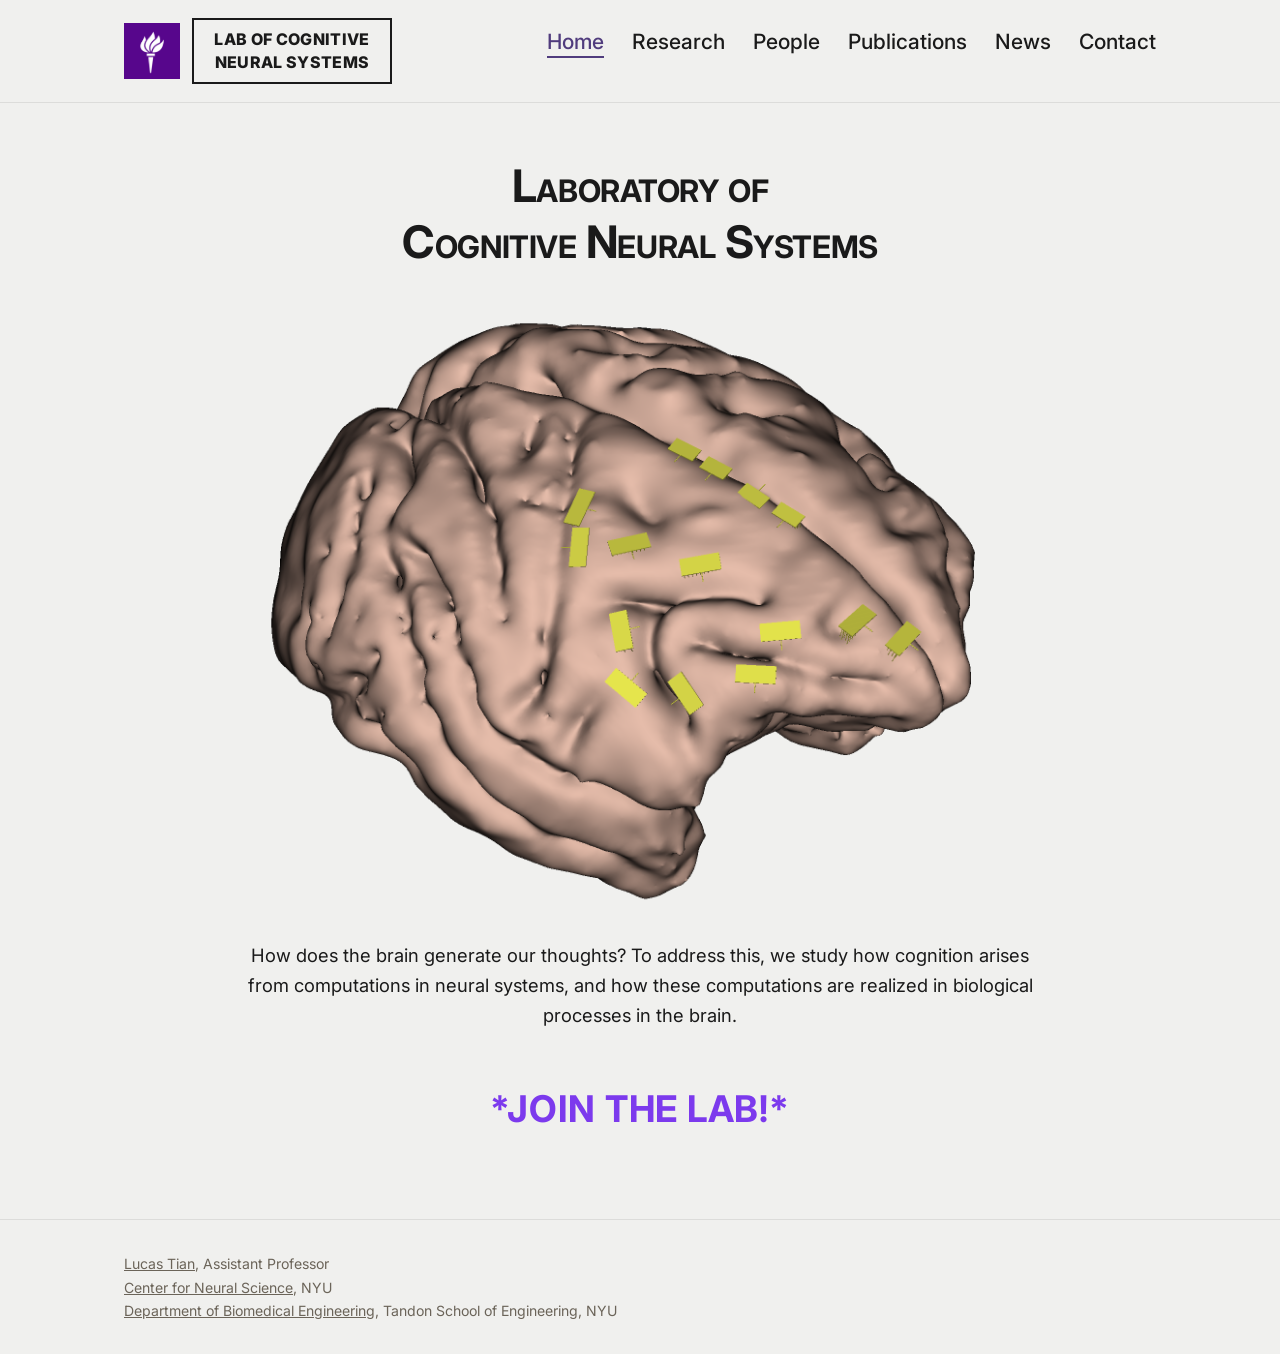
<file: index.html>
<!DOCTYPE html>
<html lang="en">
<head>
  <meta charset="UTF-8">
  <meta name="viewport" content="width=device-width, initial-scale=1.0">
  <title>Lucas Tian | Laboratory of Cognitive Neural Systems | NYU</title>
  <meta name="description" content="The lab of Lucas Tian at NYU, studying the neural basis of learning, abstraction, and generalization.">
  <link rel="canonical" href="https://tianlabnyu.org/">
  <meta property="og:type" content="website">
  <meta property="og:site_name" content="Laboratory of Cognitive Neural Systems">
  <meta property="og:title" content="Lucas Tian | Laboratory of Cognitive Neural Systems | NYU">
  <meta property="og:description" content="The lab of Lucas Tian at NYU, studying the neural basis of learning, abstraction, and generalization.">
  <meta property="og:url" content="https://tianlabnyu.org/">
  <meta property="og:image" content="https://tianlabnyu.org/images/hero.png">
  <meta name="twitter:card" content="summary_large_image">
  <link rel="preconnect" href="https://fonts.googleapis.com">
  <link href="https://fonts.googleapis.com/css2?family=Inter:wght@400;500;600;700;800&display=swap" rel="stylesheet">
  <link rel="stylesheet" href="css/style.css">
  <script type="application/ld+json">
  {
    "@context": "https://schema.org",
    "@graph": [
      {
        "@type": "Person",
        "@id": "https://tianlabnyu.org/#lucas-tian",
        "name": "Lucas Tian",
        "givenName": "Lucas",
        "familyName": "Tian",
        "jobTitle": "Principal Investigator",
        "url": "https://tianlabnyu.org/people.html",
        "image": "https://tianlabnyu.org/images/lucas-tian.jpg",
        "email": "mailto:lucas.tian@nyu.edu",
        "sameAs": [
          "https://scholar.google.com/citations?user=_gQ9qLQAAAAJ&hl=en"
        ],
        "affiliation": {
          "@type": "CollegeOrUniversity",
          "name": "New York University"
        },
        "worksFor": { "@id": "https://tianlabnyu.org/#lab" }
      },
      {
        "@type": "Organization",
        "@id": "https://tianlabnyu.org/#lab",
        "name": "Laboratory of Cognitive Neural Systems",
        "alternateName": "Tian Lab",
        "url": "https://tianlabnyu.org/",
        "image": "https://tianlabnyu.org/images/hero.png",
        "description": "A neuroscience laboratory at NYU headed by Lucas Tian",
        "founder": { "@id": "https://tianlabnyu.org/#lucas-tian" },
        "member": { "@id": "https://tianlabnyu.org/#lucas-tian" },
        "parentOrganization": {
          "@type": "CollegeOrUniversity",
          "name": "New York University"
        },
        "address": {
          "@type": "PostalAddress",
          "streetAddress": "4 Washington Place",
          "addressLocality": "New York",
          "addressRegion": "NY",
          "postalCode": "10003",
          "addressCountry": "US"
        }
      }
    ]
  }
  </script>
</head>
<body>
  <header class="site-header">
    <div class="nav-wrap">
      <div class="brand-group">
        <a class="nyu-logo-link" href="https://www.nyu.edu" target="_blank" rel="noopener"><img src="images/nyu-logo.png" alt="NYU logo" class="nyu-logo"></a>
        <a class="brand" href="index.html">LAB OF COGNITIVE<br>NEURAL SYSTEMS</a>
      </div>
      <button class="nav-toggle" aria-label="Toggle navigation">☰</button>
      <ul class="nav-links">
        <li><a href="index.html" aria-current="page">Home</a></li>
        <li><a href="research.html">Research</a></li>
        <li><a href="people.html">People</a></li>
        <li><a href="publications.html">Publications</a></li>
        <li><a href="news.html">News</a></li>
        <li><a href="join.html">Contact</a></li>
      </ul>
    </div>
  </header>

  <main>
    <section class="hero">
      <div class="container">
        <h1>Laboratory of<br>Cognitive Neural Systems</h1>
        <!-- <p class="hero-subtitle">Lucas Tian, Principal Investigator</p> -->

        <div class="hero-visual">
          <img src="images/hero.png" alt="Rendering of a human brain with electrode arrays placed across frontal, parietal, and temporal cortex">
        </div>

        <div class="hero-text">
          <p>How does the brain generate our thoughts? To address this, we study how cognition arises from computations in neural systems, and how these computations are realized in biological processes in the brain.</p>

<!--           <p>We develop hypotheses for specific cognitive algorithms, formalize them in computer models, and empirically test them using neural recordings and circuit perturbations during performance of challenging tasks.</p>
 -->        </div>

        <p class="join-cta"><a href="join.html">*Join the lab!*</a></p>
      </div>
    </section>
  </main>

  <footer class="site-footer">
    <div class="container">
      <div><a href="https://as.nyu.edu/departments/cns/people/faculty.lucas-tian.html" target="_blank" rel="noopener">Lucas Tian</a>, Assistant Professor<br><a href="https://as.nyu.edu/cns.html" target="_blank" rel="noopener">Center for Neural Science</a>, NYU<br><a href="https://engineering.nyu.edu/academics/departments/biomedical-engineering" target="_blank" rel="noopener">Department of Biomedical Engineering</a>, Tandon School of Engineering, NYU</div>
    </div>
  </footer>

  <script src="js/main.js"></script>
</body>
</html>
</file>
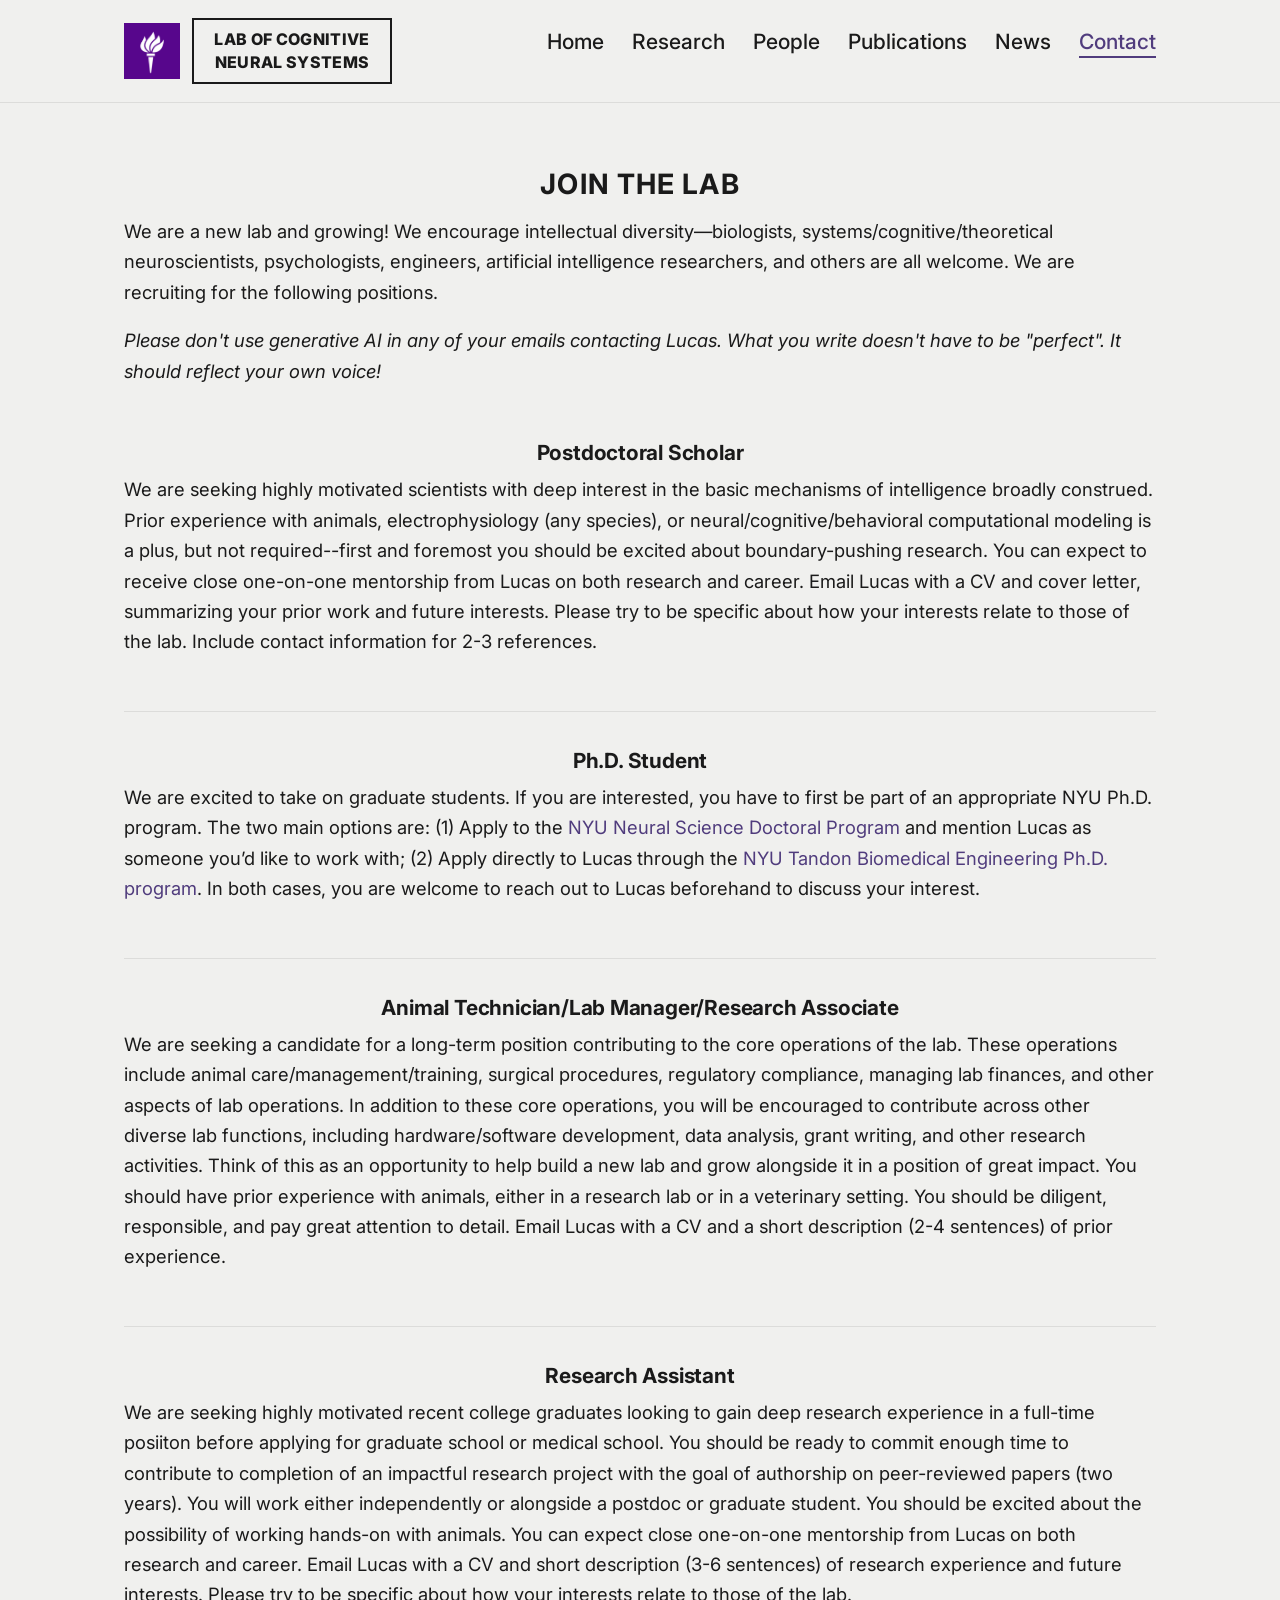
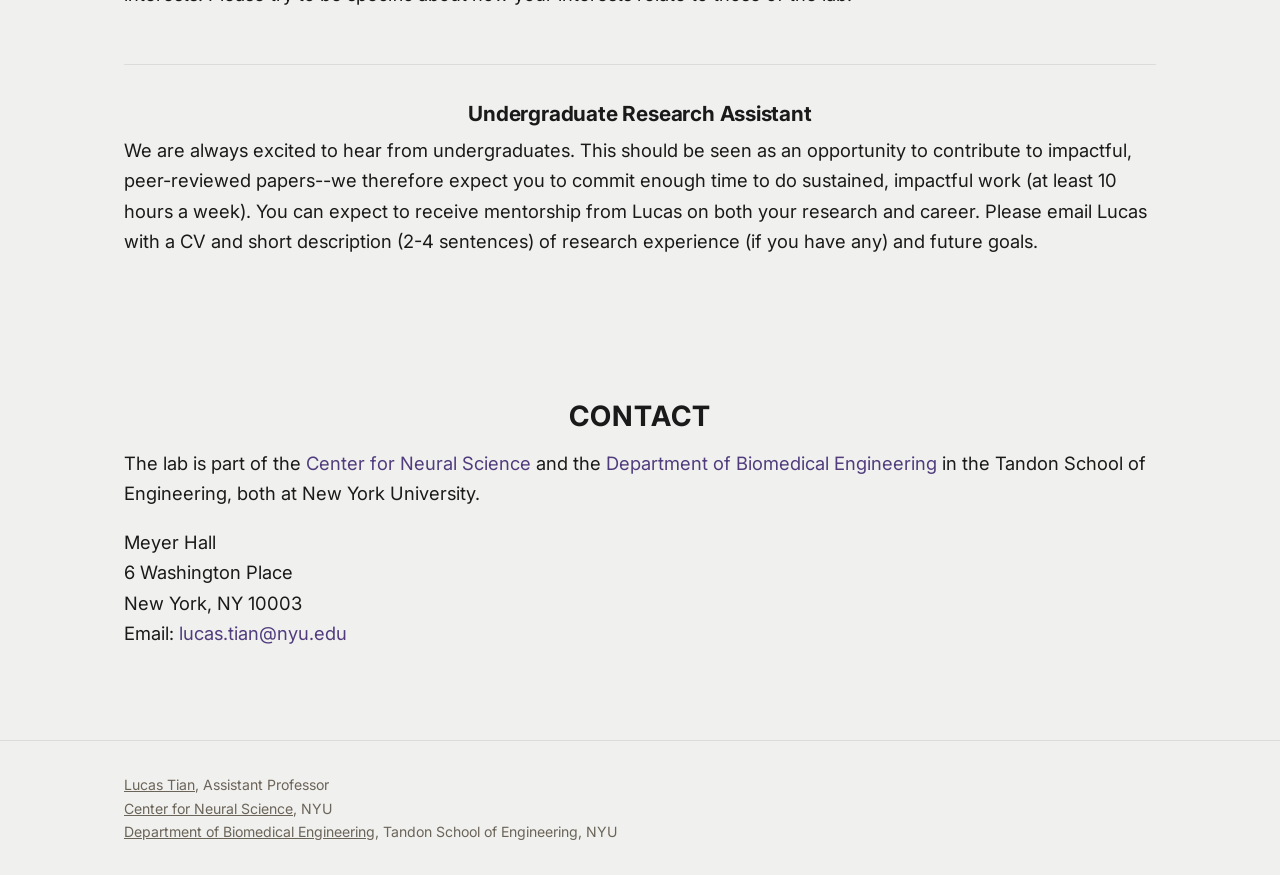
<file: join.html>
<!DOCTYPE html>
<html lang="en">
<head>
  <meta charset="UTF-8">
  <meta name="viewport" content="width=device-width, initial-scale=1.0">
  <title>Contact — Tian Lab</title>
  <meta name="description" content="The Tian Lab at NYU is recruiting postdocs, graduate students, and research assistants. Contact details and how to apply.">
  <link rel="canonical" href="https://tianlabnyu.org/join.html">
  <meta property="og:type" content="website">
  <meta property="og:site_name" content="Laboratory of Cognitive Neural Systems">
  <meta property="og:title" content="Contact — Tian Lab">
  <meta property="og:description" content="The Tian Lab at NYU is recruiting postdocs, graduate students, and research assistants. Contact details and how to apply.">
  <meta property="og:url" content="https://tianlabnyu.org/join.html">
  <meta property="og:image" content="https://tianlabnyu.org/images/hero.png">
  <meta name="twitter:card" content="summary_large_image">
  <link rel="preconnect" href="https://fonts.googleapis.com">
  <link href="https://fonts.googleapis.com/css2?family=Inter:wght@400;500;600;700;800&display=swap" rel="stylesheet">
  <link rel="stylesheet" href="css/style.css">
</head>
<body>
  <header class="site-header">
    <div class="nav-wrap">
      <div class="brand-group">
        <a class="nyu-logo-link" href="https://www.nyu.edu" target="_blank" rel="noopener"><img src="images/nyu-logo.png" alt="NYU logo" class="nyu-logo"></a>
        <a class="brand" href="index.html">LAB OF COGNITIVE<br>NEURAL SYSTEMS</a>
      </div>
      <button class="nav-toggle" aria-label="Toggle navigation">☰</button>
      <ul class="nav-links">
        <li><a href="index.html">Home</a></li>
        <li><a href="research.html">Research</a></li>
        <li><a href="people.html">People</a></li>
        <li><a href="publications.html">Publications</a></li>
        <li><a href="news.html">News</a></li>
        <li><a href="join.html" aria-current="page">Contact</a></li>
      </ul>
    </div>
  </header>

  <main>
    <section class="overview" style="padding-bottom: 1rem;">
<!--       <div class="container">
        <h1>We are recruiting!</h1>
        <p>We are a new lab and growing! We encourage intellectual diversity—biologists, systems/cognitive/theoretical neuroscientists, psychologists, engineers, artificial intelligence researchers, and others are all welcome. We are recruiting for the following positions:</p>
      </div>
 -->    </section>

    <section style="padding-top: 0;">
      <div class="container">
        <h2 class="section-title">Join the lab</h2>

        <p>We are a new lab and growing! We encourage intellectual diversity—biologists, systems/cognitive/theoretical neuroscientists, psychologists, engineers, artificial intelligence researchers, and others are all welcome. We are recruiting for the following positions.</p>
        <p><em>Please don't use generative AI in any of your emails contacting Lucas. What you write doesn't have to be "perfect". It should reflect your own voice!</em></p>

        <div class="join-section sub">
          <h3>Postdoctoral Scholar</h3>
          <p>We are seeking highly motivated scientists with deep interest in the basic mechanisms of intelligence broadly construed. Prior experience with animals, electrophysiology (any species), or neural/cognitive/behavioral computational modeling is a plus, but not required--first and foremost you should be excited about boundary-pushing research. You can expect to receive close one-on-one mentorship from Lucas on both research and career. Email Lucas with a CV and cover letter, summarizing your prior work and future interests. Please try to be specific about how your interests relate to those of the lab. Include contact information for 2-3 references.</p>
        </div>

        <div class="join-section sub">
          <h3>Ph.D. Student</h3>
          <p>We are excited to take on graduate students. If you are interested, you have to first be part of an appropriate NYU Ph.D. program. The two main options are: (1) Apply to the <a href="https://neuroscience.nyu.edu/" target="_blank" rel="noopener">NYU Neural Science Doctoral Program</a> and mention Lucas as someone you’d like to work with; (2) Apply directly to Lucas through the <a href="https://engineering.nyu.edu/academics/programs/biomedical-engineering-phd" target="_blank" rel="noopener">NYU Tandon Biomedical Engineering Ph.D. program</a>. In both cases, you are welcome to reach out to Lucas beforehand to discuss your interest.</p>
        </div>

        <div class="join-section sub">
          <h3>Animal Technician/Lab Manager/Research Associate</h3>
          <p>We are seeking a candidate for a long-term position contributing to the core operations of the lab. These operations include animal care/management/training, surgical procedures, regulatory compliance, managing lab finances, and other aspects of lab operations. In addition to these core operations, you will be encouraged to contribute across other diverse lab functions, including hardware/software development, data analysis, grant writing, and other research activities. Think of this as an opportunity to help build a new lab and grow alongside it in a position of great impact. You should have prior experience with animals, either in a research lab or in a veterinary setting. You should be diligent, responsible, and pay great attention to detail. Email Lucas with a CV and a short description (2-4 sentences) of prior experience.</p>
        </div>

        <div class="join-section sub">
          <h3>Research Assistant</h3>
          <p>We are seeking highly motivated recent college graduates looking to gain deep research experience in a full-time posiiton before applying for graduate school or medical school. You should be ready to commit enough time to contribute to completion of an impactful research project with the goal of authorship on peer-reviewed papers (two years). You will work either independently or alongside a postdoc or graduate student. You should be excited about the possibility of working hands-on with animals. You can expect close one-on-one mentorship from Lucas on both research and career. Email Lucas with a CV and short description (3-6 sentences) of research experience and future interests. Please try to be specific about how your interests relate to those of the lab.</p>
        </div>

        <div class="join-section sub">
          <h3>Undergraduate Research Assistant</h3>
          <p>We are always excited to hear from undergraduates. This should be seen as an opportunity to contribute to impactful, peer-reviewed papers--we therefore expect you to commit enough time to do sustained, impactful work (at least 10 hours a week). You can expect to receive mentorship from Lucas on both your research and career. Please email Lucas with a CV and short description (2-4 sentences) of research experience (if you have any) and future goals.</p>
        </div>

<!--         <div class="join-section">
          <h3>Contact</h3>
          <p>Lucas Tian<br>
          Email: <a href="mailto:lucas.tian@nyu.edu">lucas.tian@nyu.edu</a></p>
        </div>
 -->
      </div>
    </section>

    <section>
      <div class="container">
        <h2 class="section-title">Contact</h2>
        <p>The lab is part of the <a href="https://as.nyu.edu/cns.html" target="_blank" rel="noopener">Center for Neural Science</a> and the <a href="https://engineering.nyu.edu/academics/departments/biomedical-engineering" target="_blank" rel="noopener">Department of Biomedical Engineering</a> in the Tandon School of Engineering, both at New York University.</p>

        <p style="margin-bottom: 0;">
          Meyer Hall<br>
          6 Washington Place<br>
          New York, NY 10003<br>
          Email: <a href="mailto:lucas.tian@nyu.edu">lucas.tian@nyu.edu</a></p>
      </div>
    </section>
  </main>

  <footer class="site-footer">
    <div class="container">
      <div><a href="https://as.nyu.edu/departments/cns/people/faculty.lucas-tian.html" target="_blank" rel="noopener">Lucas Tian</a>, Assistant Professor<br><a href="https://as.nyu.edu/cns.html" target="_blank" rel="noopener">Center for Neural Science</a>, NYU<br><a href="https://engineering.nyu.edu/academics/departments/biomedical-engineering" target="_blank" rel="noopener">Department of Biomedical Engineering</a>, Tandon School of Engineering, NYU</div>
    </div>
  </footer>

  <script src="js/main.js"></script>
</body>
</html>
</file>
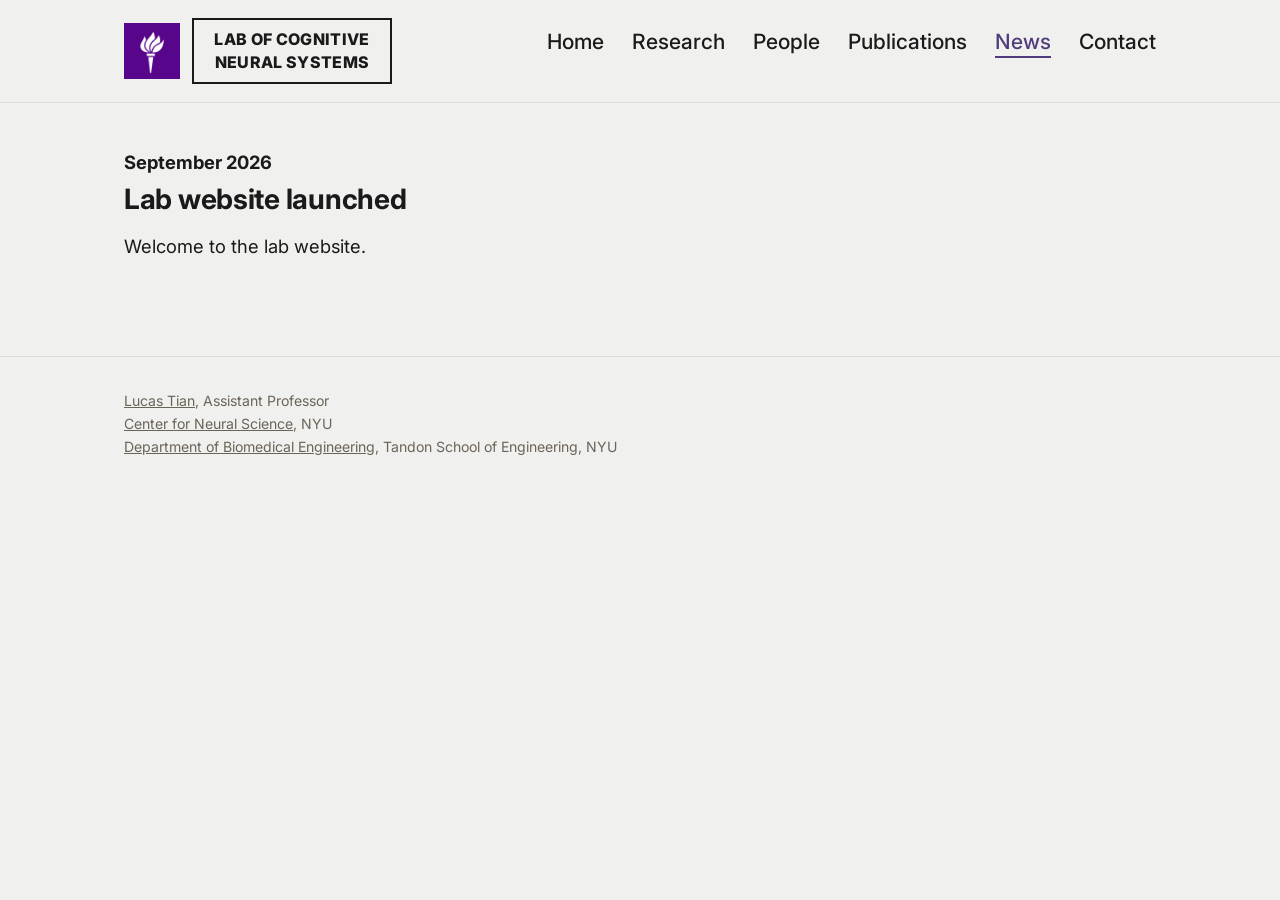
<file: news.html>
<!DOCTYPE html>
<html lang="en">
<head>
  <meta charset="UTF-8">
  <meta name="viewport" content="width=device-width, initial-scale=1.0">
  <title>News — Tian Lab</title>
  <meta name="description" content="Updates from the lab of Lucas Tian at NYU.">
  <link rel="canonical" href="https://tianlabnyu.org/news.html">
  <meta property="og:type" content="website">
  <meta property="og:site_name" content="Laboratory of Cognitive Neural Systems">
  <meta property="og:title" content="News — Tian Lab">
  <meta property="og:description" content="Updates from the lab of Lucas Tian at NYU.">
  <meta property="og:url" content="https://tianlabnyu.org/news.html">
  <meta property="og:image" content="https://tianlabnyu.org/images/hero.png">
  <meta name="twitter:card" content="summary_large_image">
  <link rel="preconnect" href="https://fonts.googleapis.com">
  <link href="https://fonts.googleapis.com/css2?family=Inter:wght@400;500;600;700;800&display=swap" rel="stylesheet">
  <link rel="stylesheet" href="css/style.css">
</head>
<body>
  <header class="site-header">
    <div class="nav-wrap">
      <div class="brand-group">
        <a class="nyu-logo-link" href="https://www.nyu.edu" target="_blank" rel="noopener"><img src="images/nyu-logo.png" alt="NYU logo" class="nyu-logo"></a>
        <a class="brand" href="index.html">LAB OF COGNITIVE<br>NEURAL SYSTEMS</a>
      </div>
      <button class="nav-toggle" aria-label="Toggle navigation">☰</button>
      <ul class="nav-links">
        <li><a href="index.html">Home</a></li>
        <li><a href="research.html">Research</a></li>
        <li><a href="people.html">People</a></li>
        <li><a href="publications.html">Publications</a></li>
        <li><a href="news.html" aria-current="page">News</a></li>
        <li><a href="join.html">Contact</a></li>
      </ul>
    </div>
  </header>

  <main>
    <section style="padding-bottom: 0;">
      <div class="container">
        <div class="news-item">
          <div class="news-date">September 2026</div>
          <h3>Lab website launched</h3>
          <p>Welcome to the lab website.</p>
        </div>
      </div>
    </section>
  </main>


  <footer class="site-footer">
    <div class="container">
      <div><a href="https://as.nyu.edu/departments/cns/people/faculty.lucas-tian.html" target="_blank" rel="noopener">Lucas Tian</a>, Assistant Professor<br><a href="https://as.nyu.edu/cns.html" target="_blank" rel="noopener">Center for Neural Science</a>, NYU<br><a href="https://engineering.nyu.edu/academics/departments/biomedical-engineering" target="_blank" rel="noopener">Department of Biomedical Engineering</a>, Tandon School of Engineering, NYU</div>
    </div>
  </footer>

  <script src="js/main.js"></script>
</body>
</html>
</file>
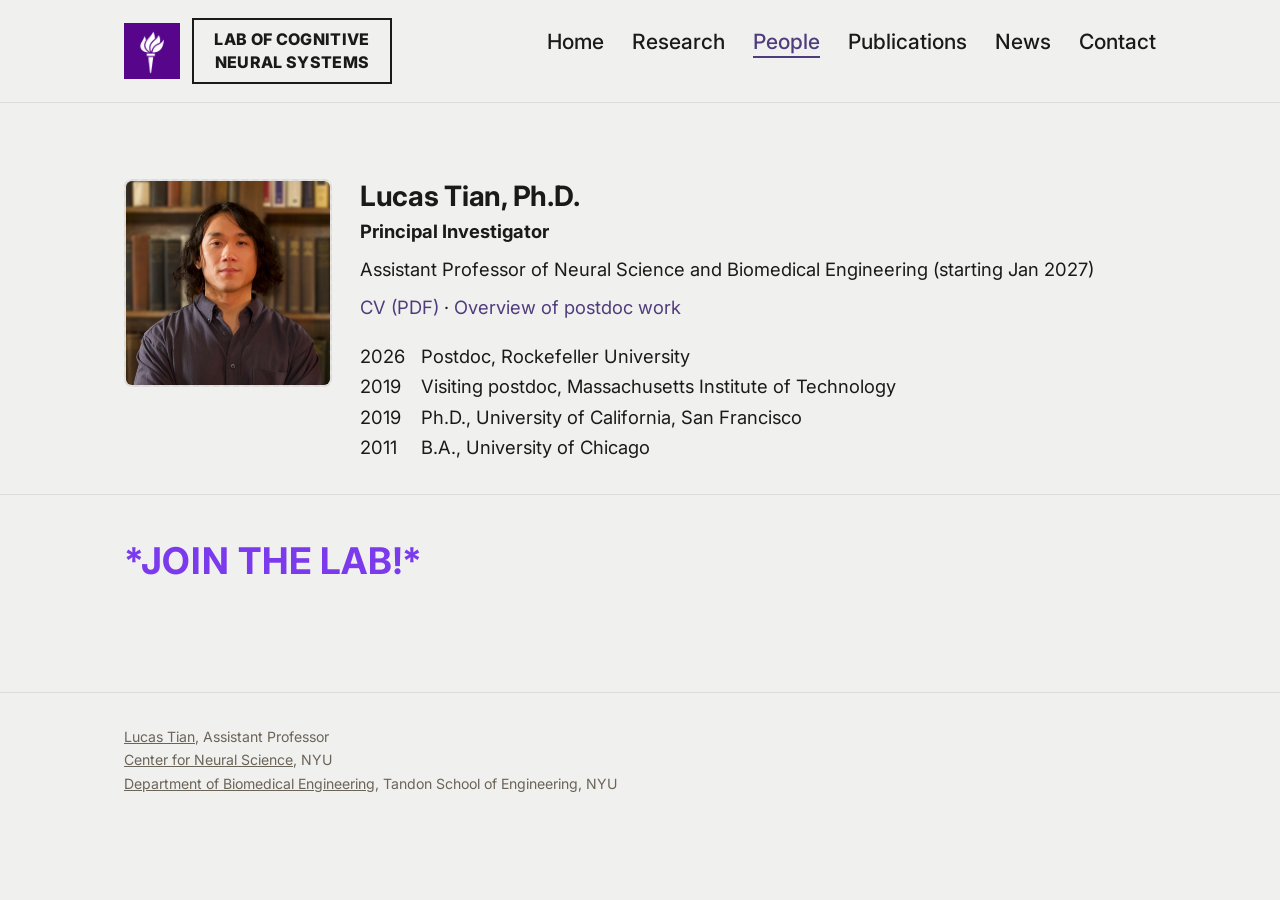
<file: people.html>
<!DOCTYPE html>
<html lang="en">
<head>
  <meta charset="UTF-8">
  <meta name="viewport" content="width=device-width, initial-scale=1.0">
  <title>People — Tian Lab</title>
  <meta name="description" content="The members of the Tian lab at NYU.">
  <link rel="canonical" href="https://tianlabnyu.org/people.html">
  <meta property="og:type" content="website">
  <meta property="og:site_name" content="Laboratory of Cognitive Neural Systems">
  <meta property="og:title" content="People — Tian Lab">
  <meta property="og:description" content="The members of the Tian lab at NYU.">
  <meta property="og:url" content="https://tianlabnyu.org/people.html">
  <meta property="og:image" content="https://tianlabnyu.org/images/hero.png">
  <meta name="twitter:card" content="summary_large_image">
  <link rel="preconnect" href="https://fonts.googleapis.com">
  <link href="https://fonts.googleapis.com/css2?family=Inter:wght@400;500;600;700;800&display=swap" rel="stylesheet">
  <link rel="stylesheet" href="css/style.css">
</head>
<body>
  <header class="site-header">
    <div class="nav-wrap">
      <div class="brand-group">
        <a class="nyu-logo-link" href="https://www.nyu.edu" target="_blank" rel="noopener"><img src="images/nyu-logo.png" alt="NYU logo" class="nyu-logo"></a>
        <a class="brand" href="index.html">LAB OF COGNITIVE<br>NEURAL SYSTEMS</a>
      </div>
      <button class="nav-toggle" aria-label="Toggle navigation">☰</button>
      <ul class="nav-links">
        <li><a href="index.html">Home</a></li>
        <li><a href="research.html">Research</a></li>
        <li><a href="people.html" aria-current="page">People</a></li>
        <li><a href="publications.html">Publications</a></li>
        <li><a href="news.html">News</a></li>
        <li><a href="join.html">Contact</a></li>
      </ul>
    </div>
  </header>

  <main>
    <section style="padding-bottom: 0;">
      <div class="container">
        <div class="person">
          <!-- Replace with your photo: <img src="images/lucas-tian.jpg" alt="Lucas Tian"> -->
          <div class="person-photo"><img src="images/lucas-tian.jpg" alt="Lucas Tian"></div>
          <div class="person-body">
            <h3>Lucas Tian, Ph.D.</h3>
            <div class="person-role">Principal Investigator</div>
            <div class="person-role">Assistant Professor of Neural Science and Biomedical Engineering (starting Jan 2027)</div>
<!--             <p>Lucas studies the neural basis of intelligence, focusing on how neural systems learn and generalize by representing the world's abstract, compositional structure and reorganizing it to solve novel problems. His approach hypothesizes specific underlying cognitive algorithms, and tests them using neural recordings, circuit perturbation, behavior (in cognitive-motor tasks requiring novel problem solving), and computational modeling. He earned his B.A. in 2011 from the University of Chicago, his Ph.D. in 2019 with Michael Brainard at UCSF, and is currently a postdoctoral fellow with <a href="https://freiwaldlab.rockefeller.edu" target="_blank" rel="noopener">Winrich Freiwald</a> at The Rockefeller University. In his free time he likes to ride his motorcycle through the winding roads of upstate New York.</p>
 -->            <p class="person-links"><a href="files/TianCV.pdf" target="_blank" rel="noopener">CV (PDF)</a> · <a href="https://lucast4.github.io/" target="_blank" rel="noopener">Overview of postdoc work</a></p>
            <!-- <h4 class="person-subhead">Education</h4> -->
            <ul class="person-edu">
              <li><span>2026</span> Postdoc, Rockefeller University</li>
              <li><span>2019</span> Visiting postdoc, Massachusetts Institute of Technology</li>
              <li><span>2019</span> Ph.D., University of California, San Francisco</li>
              <li><span>2011</span> B.A., University of Chicago</li>
            </ul>
<!--             <p>Lucas Tian earned his B.A. in 2011 from the University of Chicago, his Ph.D. in 2019 with Michael Brainard at UCSF, and is currently a postdoctoral fellow with Winrich Freiwald at The Rockefeller University. He is the recipient of the 2026 Tri-Institutional Breakout Prize for Junior Investigators, a K99/R00 Transition to Independence Award, and an F32 NRSA Postdoctoral Fellowship.</p>
 -->          </div>
        </div>
<!--         <p class="note">Interested in joining? Visit our <a href="join.html">Join Us</a> page.</p>
 -->      </div>
    </section>
<!--     <section class="join-section">
      <div class="container">
        <h3>Mentorship philosophy</h3>
        <p class="note">In progress</p>
      </div>
    </section>
 -->  

     <section class="join-section">
      <div class="container">
  <p class="join-cta"><a href="join.html">*Join the lab!*</a></p>
      </div>
    </section>
  

</main>

  <footer class="site-footer">
    <div class="container">
      <div><a href="https://as.nyu.edu/departments/cns/people/faculty.lucas-tian.html" target="_blank" rel="noopener">Lucas Tian</a>, Assistant Professor<br><a href="https://as.nyu.edu/cns.html" target="_blank" rel="noopener">Center for Neural Science</a>, NYU<br><a href="https://engineering.nyu.edu/academics/departments/biomedical-engineering" target="_blank" rel="noopener">Department of Biomedical Engineering</a>, Tandon School of Engineering, NYU</div>
    </div>
  </footer>

  <script src="js/main.js"></script>
</body>
</html>
</file>
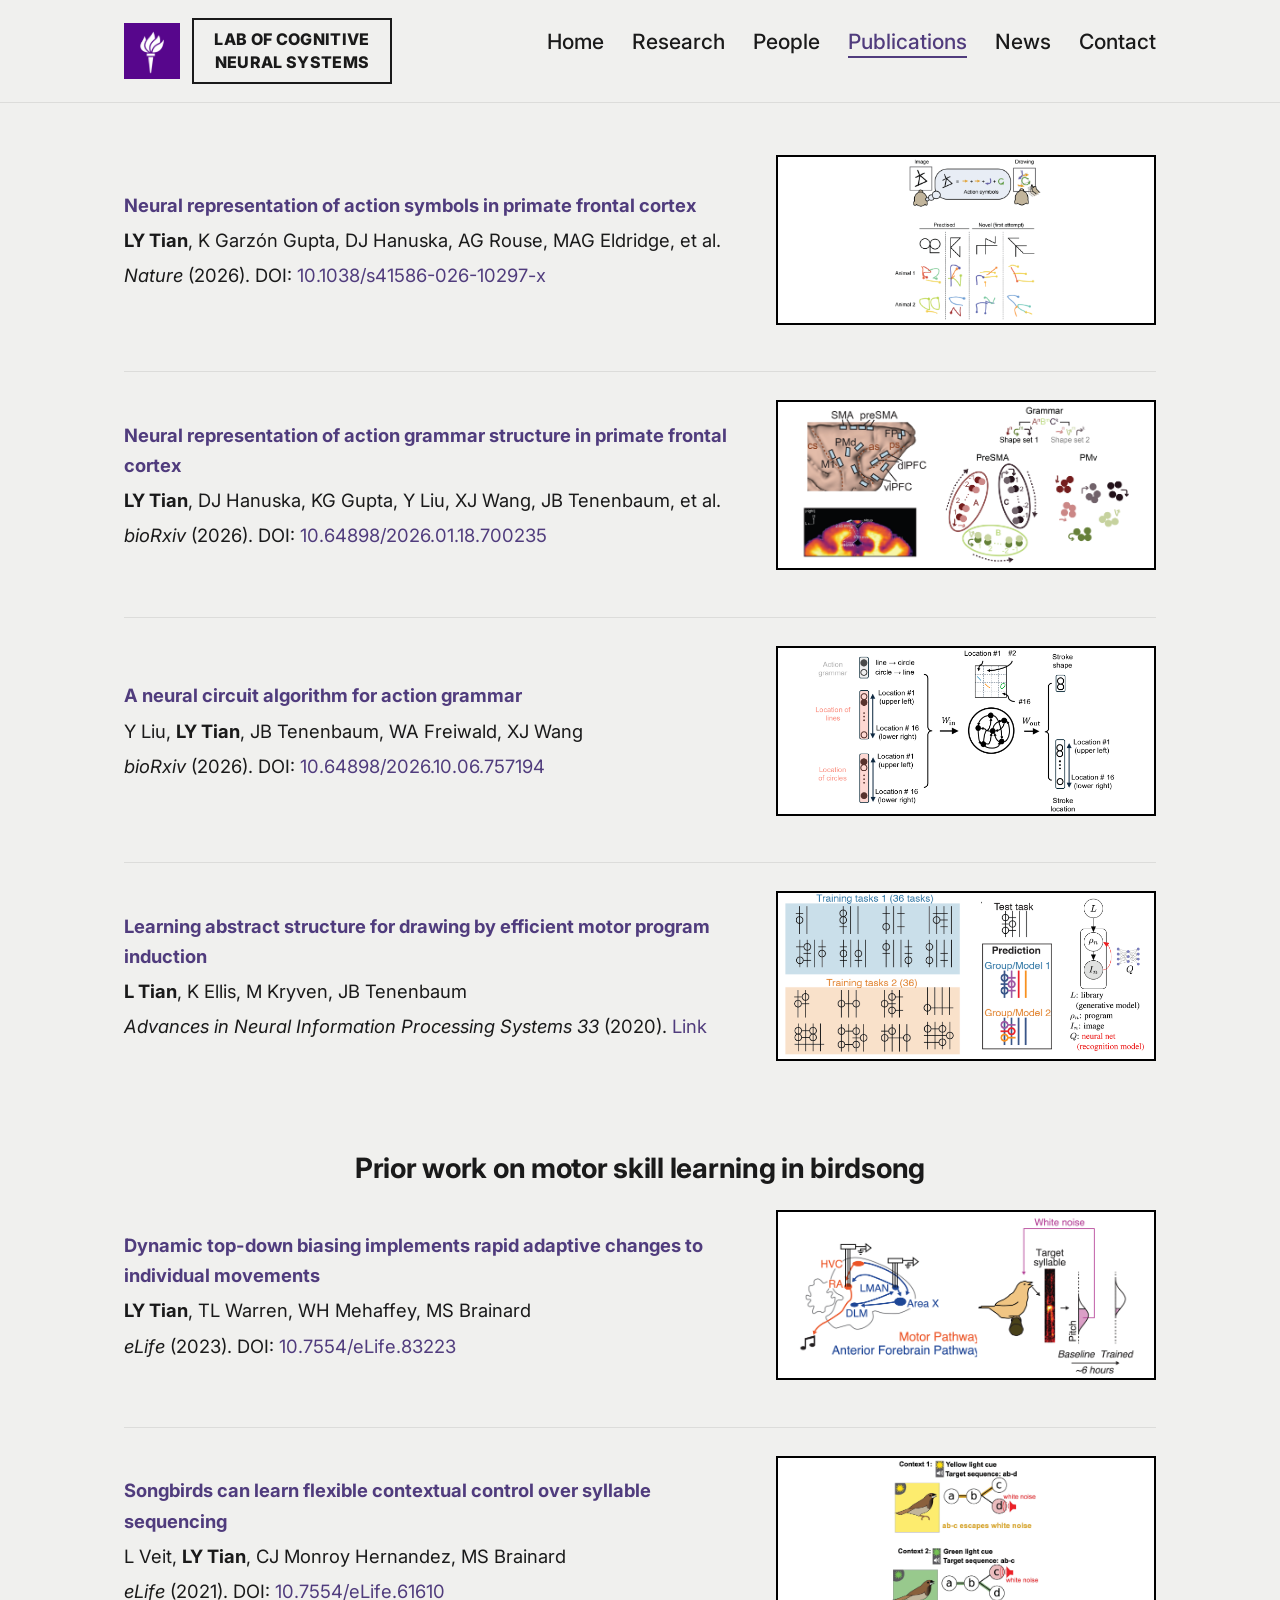
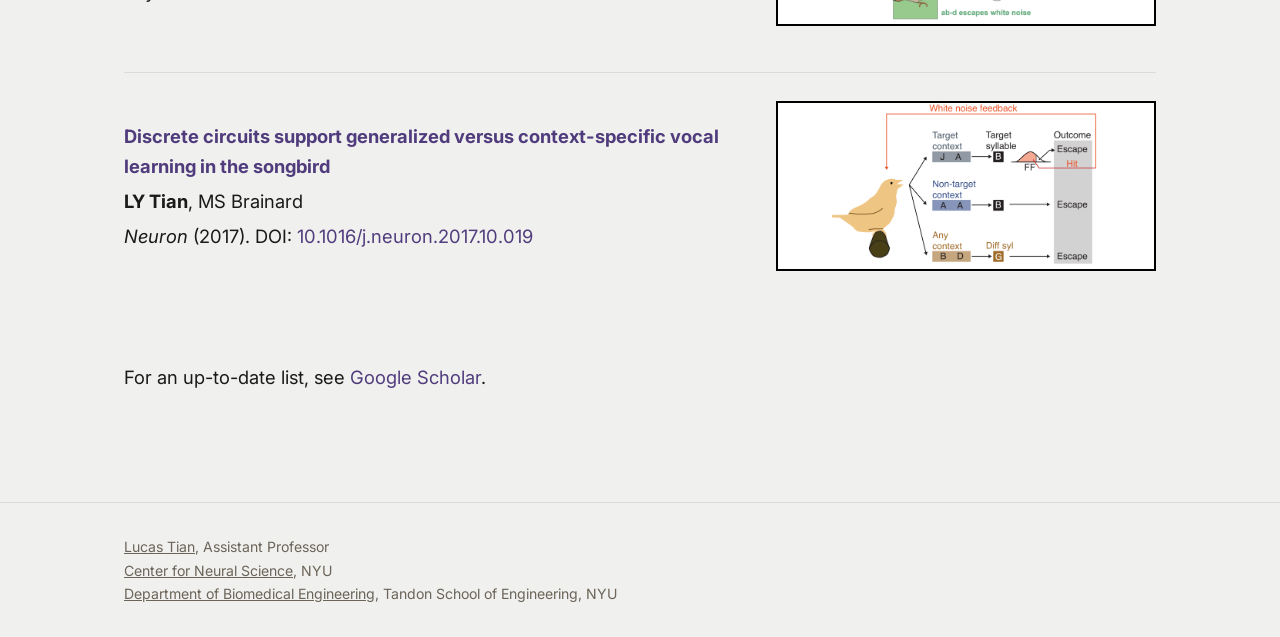
<file: publications.html>
<!DOCTYPE html>
<html lang="en">
<head>
  <meta charset="UTF-8">
  <meta name="viewport" content="width=device-width, initial-scale=1.0">
  <title>Publications — Tian Lab</title>
  <meta name="description" content="Publications from the Tian lab at NYU.">
  <link rel="canonical" href="https://tianlabnyu.org/publications.html">
  <meta property="og:type" content="website">
  <meta property="og:site_name" content="Laboratory of Cognitive Neural Systems">
  <meta property="og:title" content="Publications — Tian Lab">
  <meta property="og:description" content="Publications from the Tian lab at NYU.">
  <meta property="og:url" content="https://tianlabnyu.org/publications.html">
  <meta property="og:image" content="https://tianlabnyu.org/images/hero.png">
  <meta name="twitter:card" content="summary_large_image">
  <link rel="preconnect" href="https://fonts.googleapis.com">
  <link href="https://fonts.googleapis.com/css2?family=Inter:wght@400;500;600;700;800&display=swap" rel="stylesheet">
  <link rel="stylesheet" href="css/style.css">
</head>
<body>
  <header class="site-header">
    <div class="nav-wrap">
      <div class="brand-group">
        <a class="nyu-logo-link" href="https://www.nyu.edu" target="_blank" rel="noopener"><img src="images/nyu-logo.png" alt="NYU logo" class="nyu-logo"></a>
        <a class="brand" href="index.html">LAB OF COGNITIVE<br>NEURAL SYSTEMS</a>
      </div>
      <button class="nav-toggle" aria-label="Toggle navigation">☰</button>
      <ul class="nav-links">
        <li><a href="index.html">Home</a></li>
        <li><a href="research.html">Research</a></li>
        <li><a href="people.html">People</a></li>
        <li><a href="publications.html" aria-current="page">Publications</a></li>
        <li><a href="news.html">News</a></li>
        <li><a href="join.html">Contact</a></li>
      </ul>
    </div>
  </header>

  <main>
    <section>
      <div class="container">
        <ul class="pub-list">
          <li>
            <div class="pub-item">
              <div class="pub-text">
                <div class="pub-title"><a href="https://www.nature.com/articles/s41586-026-10297-x" target="_blank" rel="noopener">Neural representation of action symbols in primate frontal cortex</a></div>
                <p class="pub-authors"><strong>LY Tian</strong>, K Garzón Gupta, DJ Hanuska, AG Rouse, MAG Eldridge, et al.</p>
                <p class="pub-venue"><em>Nature</em> (2026). DOI: <a href="https://doi.org/10.1038/s41586-026-10297-x" target="_blank" rel="noopener">10.1038/s41586-026-10297-x</a></p>
              </div>
              <div class="pub-figure"><img src="images/publications/nature2026.png" alt="Figure 1 from Neural representation of action symbols in primate frontal cortex"></div>
            </div>
          </li>
          <li>
            <div class="pub-item">
              <div class="pub-text">
                <div class="pub-title"><a href="https://www.biorxiv.org/content/10.64898/2026.01.18.700235v2" target="_blank" rel="noopener">Neural representation of action grammar structure in primate frontal cortex</a></div>
                <p class="pub-authors"><strong>LY Tian</strong>, DJ Hanuska, KG Gupta, Y Liu, XJ Wang, JB Tenenbaum, et al.</p>
                <p class="pub-venue"><em>bioRxiv</em> (2026). DOI: <a href="https://doi.org/10.64898/2026.01.18.700235" target="_blank" rel="noopener">10.64898/2026.01.18.700235</a></p>
              </div>
              <div class="pub-figure"><img src="images/publications/biorxiv2026.png" alt="Figure 1 from Neural representation of action grammar structure in primate frontal cortex"></div>
            </div>
          </li>
          <li>
            <div class="pub-item">
              <div class="pub-text">
                <div class="pub-title"><a href="https://www.biorxiv.org/content/10.64898/2026.10.06.757194v1" target="_blank" rel="noopener">A neural circuit algorithm for action grammar</a></div>
                <p class="pub-authors">Y Liu, <strong>LY Tian</strong>, JB Tenenbaum, WA Freiwald, XJ Wang</p>
                <p class="pub-venue"><em>bioRxiv</em> (2026). DOI: <a href="https://doi.org/10.64898/2026.10.06.757194" target="_blank" rel="noopener">10.64898/2026.10.06.757194</a></p>
              </div>
              <div class="pub-figure"><img src="images/publications/liu_biorxiv_2026.png" alt="Figure 1 from A neural circuit algorithm for action grammar"></div>
            </div>
          </li>
          <li>
            <div class="pub-item">
              <div class="pub-text">
                <div class="pub-title"><a href="https://proceedings.neurips.cc/paper/2020/hash/1c104b9c0accfca52ef21728eaf01453-Abstract.html" target="_blank" rel="noopener">Learning abstract structure for drawing by efficient motor program induction</a></div>
                <p class="pub-authors"><strong>L Tian</strong>, K Ellis, M Kryven, JB Tenenbaum</p>
                <p class="pub-venue"><em>Advances in Neural Information Processing Systems 33</em> (2020). <a href="https://proceedings.neurips.cc/paper/2020/hash/1c104b9c0accfca52ef21728eaf01453-Abstract.html" target="_blank" rel="noopener">Link</a></p>
              </div>
              <div class="pub-figure"><img src="images/publications/neurips2020.png" alt="Figure 1 from Learning abstract structure for drawing by efficient motor program induction"></div>
            </div>
          </li>
        </ul>
      </div>
    </section>

    <section style="padding-top: 0;">
      <div class="container">
        <div class="pub-group">
          <h2>Prior work on motor skill learning in birdsong</h2>
        </div>
        <ul class="pub-list">
          <li>
            <div class="pub-item">
              <div class="pub-text">
                <div class="pub-title"><a href="https://elifesciences.org/articles/83223" target="_blank" rel="noopener">Dynamic top-down biasing implements rapid adaptive changes to individual movements</a></div>
                <p class="pub-authors"><strong>LY Tian</strong>, TL Warren, WH Mehaffey, MS Brainard</p>
                <p class="pub-venue"><em>eLife</em> (2023). DOI: <a href="https://doi.org/10.7554/eLife.83223" target="_blank" rel="noopener">10.7554/eLife.83223</a></p>
              </div>
              <div class="pub-figure"><img src="images/publications/elife2023.png" alt="Figure 1 from Dynamic top-down biasing implements rapid adaptive changes to individual movements"></div>
            </div>
          </li>
          <li>
            <div class="pub-item">
              <div class="pub-text">
                <div class="pub-title"><a href="https://elifesciences.org/articles/61610" target="_blank" rel="noopener">Songbirds can learn flexible contextual control over syllable sequencing</a></div>
                <p class="pub-authors">L Veit, <strong>LY Tian</strong>, CJ Monroy Hernandez, MS Brainard</p>
                <p class="pub-venue"><em>eLife</em> (2021). DOI: <a href="https://doi.org/10.7554/eLife.61610" target="_blank" rel="noopener">10.7554/eLife.61610</a></p>
              </div>
              <div class="pub-figure"><img src="images/publications/elife2021.png" alt="Figure 1 from Songbirds can learn flexible contextual control over syllable sequencing"></div>
            </div>
          </li>
          <li>
            <div class="pub-item">
              <div class="pub-text">
                <div class="pub-title"><a href="https://www.cell.com/neuron/fulltext/S0896-6273(17)30987-X" target="_blank" rel="noopener">Discrete circuits support generalized versus context-specific vocal learning in the songbird</a></div>
                <p class="pub-authors"><strong>LY Tian</strong>, MS Brainard</p>
                <p class="pub-venue"><em>Neuron</em> (2017). DOI: <a href="https://doi.org/10.1016/j.neuron.2017.10.019" target="_blank" rel="noopener">10.1016/j.neuron.2017.10.019</a></p>
              </div>
              <div class="pub-figure"><img src="images/publications/neuron2017.png" alt="Figure 1 from Discrete circuits support generalized versus context-specific vocal learning in the songbird"></div>
            </div>
          </li>
        </ul>
      </div>
    </section>

    <section style="padding-top: 0;">
      <div class="container">
        <p class="lede">For an up-to-date list, see <a href="https://scholar.google.com/citations?user=_gQ9qLQAAAAJ&hl=en" target="_blank" rel="noopener">Google Scholar</a>.</p>
      </div>
    </section>
  </main>

  <footer class="site-footer">
    <div class="container">
      <div><a href="https://as.nyu.edu/departments/cns/people/faculty.lucas-tian.html" target="_blank" rel="noopener">Lucas Tian</a>, Assistant Professor<br><a href="https://as.nyu.edu/cns.html" target="_blank" rel="noopener">Center for Neural Science</a>, NYU<br><a href="https://engineering.nyu.edu/academics/departments/biomedical-engineering" target="_blank" rel="noopener">Department of Biomedical Engineering</a>, Tandon School of Engineering, NYU</div>
    </div>
  </footer>

  <script src="js/main.js"></script>
</body>
</html>
</file>
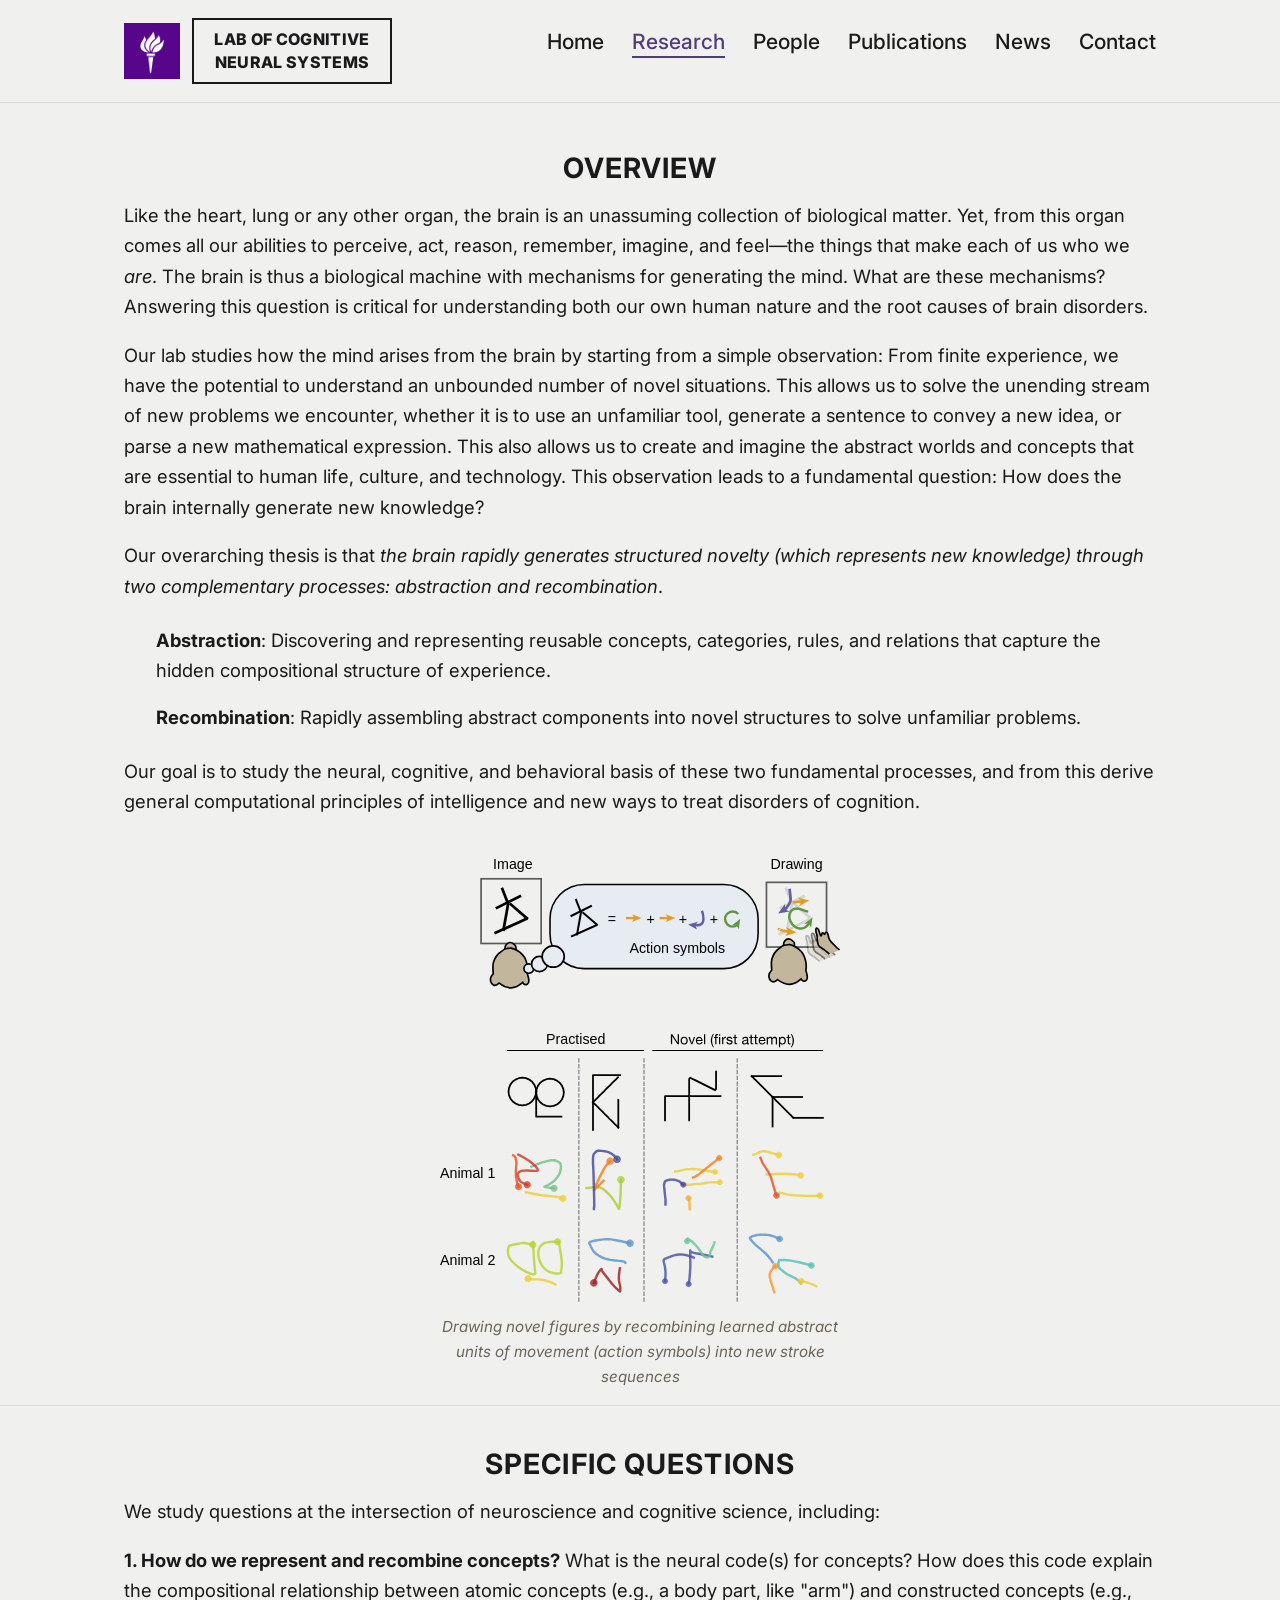
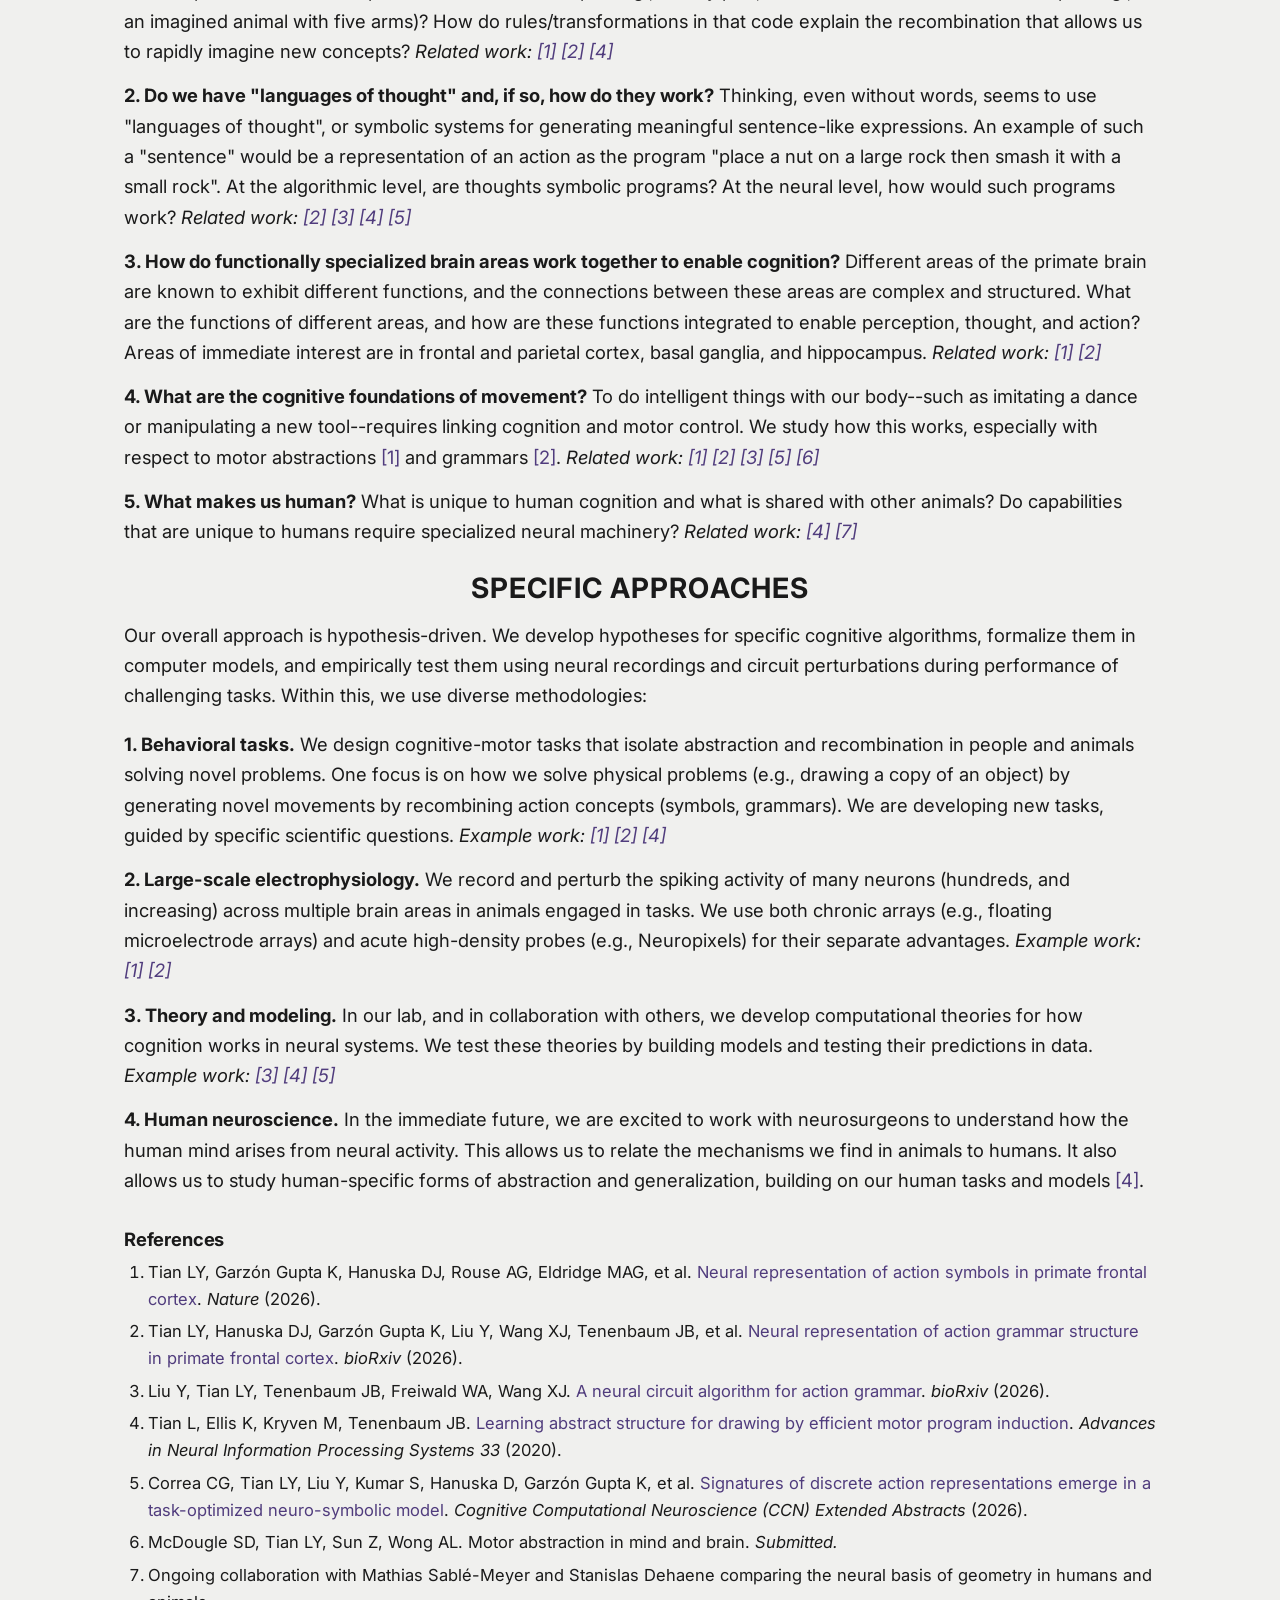
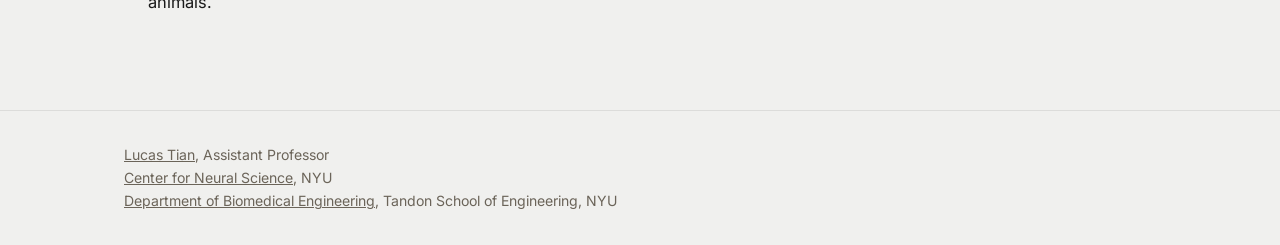
<file: research.html>
<!DOCTYPE html>
<html lang="en">
<head>
  <meta charset="UTF-8">
  <meta name="viewport" content="width=device-width, initial-scale=1.0">
  <title>Research — Tian Lab</title>
  <meta name="description" content="Research overview of the Tian lab at NYU.">
  <link rel="canonical" href="https://tianlabnyu.org/research.html">
  <meta property="og:type" content="website">
  <meta property="og:site_name" content="Laboratory of Cognitive Neural Systems">
  <meta property="og:title" content="Research — Tian Lab">
  <meta property="og:description" content="Research overview of the Tian lab at NYU.">
  <meta property="og:url" content="https://tianlabnyu.org/research.html">
  <meta property="og:image" content="https://tianlabnyu.org/images/hero.png">
  <meta name="twitter:card" content="summary_large_image">
  <link rel="preconnect" href="https://fonts.googleapis.com">
  <link href="https://fonts.googleapis.com/css2?family=Inter:wght@400;500;600;700;800&display=swap" rel="stylesheet">
  <link rel="stylesheet" href="css/style.css">
</head>
<body>
  <header class="site-header">
    <div class="nav-wrap">
      <div class="brand-group">
        <a class="nyu-logo-link" href="https://www.nyu.edu" target="_blank" rel="noopener"><img src="images/nyu-logo.png" alt="NYU logo" class="nyu-logo"></a>
        <a class="brand" href="index.html">LAB OF COGNITIVE<br>NEURAL SYSTEMS</a>
      </div>
      <button class="nav-toggle" aria-label="Toggle navigation">☰</button>
      <ul class="nav-links">
        <li><a href="index.html">Home</a></li>
        <li><a href="research.html" aria-current="page">Research</a></li>
        <li><a href="people.html">People</a></li>
        <li><a href="publications.html">Publications</a></li>
        <li><a href="news.html">News</a></li>
        <li><a href="join.html">Contact</a></li>
      </ul>
    </div>
  </header>

  <main class="research-page">
    <section class="overview">
      <div class="container">
        <h2 class="section-title">Overview</h2>
        <p>Like the heart, lung or any other organ, the brain is an unassuming collection of biological matter. Yet, from this organ comes all our abilities to perceive, act, reason, remember, imagine, and feel&mdash;the things that make each of us who we <em>are</em>. The brain is thus a biological machine with mechanisms for generating the mind. What are these mechanisms? Answering this question is critical for understanding both our own human nature and the root causes of brain disorders.</p>

        <p>Our lab studies how the mind arises from the brain by starting from a simple observation: From finite experience, we have the potential to understand an unbounded number of novel situations. This allows us to solve the unending stream of new problems we encounter, whether it is to use an unfamiliar tool, generate a sentence to convey a new idea, or parse a new mathematical expression. This also allows us to create and imagine the abstract worlds and concepts that are essential to human life, culture, and technology. This observation leads to a fundamental question: How does the brain internally generate new knowledge?</p>





         <!-- studying a fundamental aspect of cognition: the ability to learn the world's abstract, compositional structure and generalize that structure to understand unfamiliar situations and solve novel problems.</p> -->
        <!-- <p>Our overall approach is to develop hypotheses for specific cognitive algorithms, formalize them in computer models, and empirically test them using neural recordings and circuit perturbations during performance of challenging tasks.</p> -->
        
        <!-- <p>How is is possible that from finite experience, we have the potential to understand an unbounded number of novel situations? This is something that we routinely do, as we solve new problems we’ve never seen before, whether it's using an unfamiliar tool, generating a sentence to convey a new idea, or parsing a new mathematical expression.</p> -->

        <p>Our overarching thesis is that <em>the brain rapidly generates structured novelty (which represents new knowledge) through two complementary processes: abstraction and recombination</em>.</p>

        <div class="term-list">
          <p><strong>Abstraction</strong>: Discovering and representing reusable concepts, categories, rules, and relations that capture the hidden compositional structure of experience.</p>
          <p><strong>Recombination</strong>: Rapidly assembling abstract components into novel structures to solve unfamiliar problems.</p>
        </div>

        <p>Our goal is to study the neural, cognitive, and behavioral basis of these two fundamental processes, and from this derive general computational principles of intelligence and new ways to treat disorders of cognition.</p>


        <!-- We routinely solve new problems we&rsquo;ve never seen before, whether using an unfamiliar tool, generating a sentence to convey a new idea, or parsing a new mathematical expression. How is this possible? From finite experience, we somehow have the potential to understand an unbounded number of novel situations. Our lab seeks the neural and cognitive mechanisms underlying this ability.</p> -->
          <figure class="research-figure">
          <img src="images/faculty-blurb.svg" alt="Drawing novel figures by recombining learned abstract units of movement (action symbols) into new stroke sequences">
          <figcaption>Drawing novel figures by recombining learned abstract units of movement (action symbols) into new stroke sequences</figcaption>
        </figure>

      </div>
    </section>



<!--     <section>
      <div class="container">
        <h2 class="section-title">Overview</h2>
 --><!--         <p>We routinely solve new problems we&rsquo;ve never seen before, whether using an unfamiliar tool, generating a sentence to convey a new idea, or parsing a new mathematical expression. How is this possible? From finite experience, we somehow have the potential to understand an unbounded number of novel situations. Our lab seeks the neural and cognitive mechanisms underlying this ability.</p>

        <p>We routinely solve new problems we&rsquo;ve never seen before, whether using an unfamiliar tool, generating a sentence to convey a new idea, or parsing a new mathematical expression. How is this possible? From finite experience, we somehow have the potential to understand an unbounded number of novel situations. Our lab seeks the neural and cognitive mechanisms underlying this ability.</p>

        <p>Our overarching thesis is that we can solve new problems because <strong>the brain can rapidly generate structured novelty through two complementary operations: abstraction and recombination</strong>.</p>

        <div class="term-list">
          <p><strong>Abstraction</strong>: Discovering and representing reusable concepts, categories, rules, and relations that capture the hidden compositional structure of experience.</p>
          <p><strong>Recombination</strong>: Rapidly assembling abstract components into novel structures to solve unfamiliar problems.</p>
        </div>

        <p>Our long-term goals are to study abstraction and recombination to identify the <strong>fundamental computations underlying creative intelligence</strong>&mdash;across abilities like planning, reasoning, and imagination&mdash;and to understand how disruption of these computations gives rise to disorders of cognition.</p>
 -->
<!--         <p>We investigate abstraction and recombination across behavior, computation, and neural circuits:</p>

        <div class="term-list">
          <p><strong>Behavior</strong>: We design cognitive-motor tasks that isolate abstraction and recombination in people and animals solving novel problems. For instance, we study drawing tasks that require reproducing an unfamiliar image by recombining learned action concepts (e.g., circle) according to generative grammatical rules (e.g., repeat three times and connect).</p>
          <p><strong>Computational modeling</strong>: We develop models to ask how cognitive operations can emerge from neural representations and dynamics, using architectures ranging from recurrent network to neuro-symbolic.</p>
          <p><strong>Neurophysiology</strong>: We use large-scale electrophysiology and causal perturbation to identify where, when, and how these computations occur, across frontal, parietal, and connected areas.</p>
        </div>

        <p>Our long-term goals are to identify the <strong>fundamental computations underlying creative intelligence</strong>&mdash;across abilities like planning, reasoning, and imagination&mdash;and to understand how disruption of these computations gives rise to disorders of cognition.</p>

 -->        
<!--       </div>
    </section>

 -->

    <section class="project-section">
      <div class="container">
        <h2 class="section-title">Specific Questions</h2>

<!--         <p>We currently have three main research questions:</p>
        <ol class="directions-list">
          <li>
            <p>What are the cognitive algorithms supporting abstraction and recombination, and how are they realized in neural activity? We address this using neural recordings in behaving non-human primates.</p>
          </li>
          <li>
            <p>What are the computational principles linking cognitive algorithms to neural representations and dynamics? We address this using computational modeling of behavior and neural activity.</p>
          </li>
          <li>
            <p>Is there a set of general-purpose mechanisms by which neural circuits implement abstraction and recombination? We address this by comparing mechanisms we identify across tasks and also in humans.</p>
          </li>
        </ol>
 -->

        <p>We study questions at the intersection of neuroscience and cognitive science, including:</p>
        <div class="topic-list">

          <p><strong>How do we represent and recombine concepts?</strong> What is the neural code(s) for concepts? How does this code explain the compositional relationship between atomic concepts (e.g., a body part, like "arm") and constructed concepts (e.g., an imagined animal with five arms)? How do rules/transformations in that code explain the recombination that allows us to rapidly imagine new concepts? <em>Related work: <a class="ref" href="#ref-1">[1]</a> <a class="ref" href="#ref-2">[2]</a> <a class="ref" href="#ref-4">[4]</a></em></p>

          <p><strong>Do we have "languages of thought" and, if so, how do they work?</strong> Thinking, even without words, seems to use "languages of thought", or symbolic systems for generating meaningful sentence-like expressions. An example of such a "sentence" would be a representation of an action as the program "place a nut on a large rock then smash it with a small rock". At the algorithmic level, are thoughts symbolic programs? At the neural level, how would such programs work? <em>Related work: <a class="ref" href="#ref-2">[2]</a> <a class="ref" href="#ref-3">[3]</a> <a class="ref" href="#ref-4">[4]</a> <a class="ref" href="#ref-5">[5]</a></em></p>
<!-- 
          <p><strong>How do we generate structured diversity?</strong> We have a decent understanding of the processes underlying the recombination that generates genetic diversity (e.g., meiotic crossover) and antibody diversity (e.g., V(D)J recombination). What about how the brain generates diverse, yet structured, novel thoughts? Can we identify how this generative process works in neural circuits? This may speak to the neural basis of creativity and imagination.</p> -->

<!--           <p><strong>Bridging symbols and neurons</strong>--discrete concepts and rule-based operations that transform those concepts--related to neural processes? Inlcuding binding, reference, etc,.</p>
 -->
          <p><strong>How do functionally specialized brain areas work together to enable cognition?</strong> Different areas of the primate brain are known to exhibit different functions, and the connections between these areas are complex and structured. What are the functions of different areas, and how are these functions integrated to enable perception, thought, and action? Areas of immediate interest are in frontal and parietal cortex, basal ganglia, and hippocampus. <em>Related work: <a class="ref" href="#ref-1">[1]</a> <a class="ref" href="#ref-2">[2]</a></em></p>

<!--           <p><strong>How does experience establish knowledge structures that support generalization and rapid learning?</strong> Answering this may require relating the results of slow synaptic plasticity (establishing "hard-coded" knowledge) with rapid activity dynamics that reorganize this knwoedge. <a class="ref" href="#ref-5">[5]</a></p>
 -->
          <p><strong>What are the cognitive foundations of movement?</strong> To do intelligent things with our body--such as imitating a dance or manipulating a new tool--requires linking cognition and motor control. We study how this works, especially with respect to motor abstractions <a class="ref" href="#ref-1">[1]</a> and grammars <a class="ref" href="#ref-2">[2]</a>. <em>Related work: <a class="ref" href="#ref-1">[1]</a> <a class="ref" href="#ref-2">[2]</a> <a class="ref" href="#ref-3">[3]</a> <a class="ref" href="#ref-5">[5]</a> <a class="ref" href="#ref-6">[6]</a></em></p>

<!--           <p><strong>Creativity and imagination.</strong> Can we understand creativity and imagination in algorithmic and neural terms?</p>
 -->
<!--           <p><strong>Theoretical foundatiaons.</strong> What makes for a good explanation of What are good levels of abstraction to model cognition? </p>
 -->
          <p><strong>What makes us human?</strong> What is unique to human cognition and what is shared with other animals? Do capabilities that are unique to humans require specialized neural machinery? <em>Related work: <a class="ref" href="#ref-4">[4]</a> <a class="ref" href="#ref-7">[7]</a></em></p>


<!--           <li>
            <p></p>
          </li>

          <li>
            <p>How is symbolic cognition--discrete concepts and rule-based operations that transform those concepts--related to neural processes? Inlcuding binding, reference, etc,.</p>
          </li>
          <li>
            <p>Is there a set of general-purpose mechanisms by which neural circuits implement abstraction and recombination? We address this by comparing mechanisms we identify across tasks and also in humans.</p>
          </li>
 -->        </div>

        <h2 class="section-title">Specific Approaches</h2>

        <p>Our overall approach is hypothesis-driven. We develop hypotheses for specific cognitive algorithms, formalize them in computer models, and empirically test them using neural recordings and circuit perturbations during performance of challenging tasks. Within this, we use diverse methodologies:</p>
        <div class="topic-list">

          <p><strong>Behavioral tasks.</strong> We design cognitive-motor tasks that isolate abstraction and recombination in people and animals solving novel problems. One focus is on how we solve physical problems (e.g., drawing a copy of an object) by generating novel movements by recombining action concepts (symbols, grammars). We are developing new tasks, guided by specific scientific questions. <em>Example work: <a class="ref" href="#ref-1">[1]</a> <a class="ref" href="#ref-2">[2]</a> <a class="ref" href="#ref-4">[4]</a></em></p>

          <p><strong>Large-scale electrophysiology.</strong> We record and perturb the spiking activity of many neurons (hundreds, and increasing) across multiple brain areas in animals engaged in tasks. We use both chronic arrays (e.g., floating microelectrode arrays) and acute high-density probes (e.g., Neuropixels) for their separate advantages. <em>Example work: <a class="ref" href="#ref-1">[1]</a> <a class="ref" href="#ref-2">[2]</a></em></p>

          <p><strong>Theory and modeling.</strong> In our lab, and in collaboration with others, we develop computational theories for how cognition works in neural systems. We test these theories by building models and testing their predictions in data. <em>Example work: <a class="ref" href="#ref-3">[3]</a> <a class="ref" href="#ref-4">[4]</a> <a class="ref" href="#ref-5">[5]</a></em></p>

          <p><strong>Human neuroscience.</strong> In the immediate future, we are excited to work with neurosurgeons to understand how the human mind arises from neural activity. This allows us to relate the mechanisms we find in animals to humans. It also allows us to study human-specific forms of abstraction and generalization, building on our human tasks and models <a class="ref" href="#ref-4">[4]</a>.</p>
        </div>

        <h3 class="refs-title">References</h3>
        <ol class="ref-list">
          <li id="ref-1">Tian LY, Garzón Gupta K, Hanuska DJ, Rouse AG, Eldridge MAG, et al. <a href="https://www.nature.com/articles/s41586-026-10297-x" target="_blank" rel="noopener">Neural representation of action symbols in primate frontal cortex</a>. <em>Nature</em> (2026).</li>
          <li id="ref-2">Tian LY, Hanuska DJ, Garzón Gupta K, Liu Y, Wang XJ, Tenenbaum JB, et al. <a href="https://www.biorxiv.org/content/10.64898/2026.01.18.700235v2" target="_blank" rel="noopener">Neural representation of action grammar structure in primate frontal cortex</a>. <em>bioRxiv</em> (2026).</li>
          <li id="ref-3">Liu Y, Tian LY, Tenenbaum JB, Freiwald WA, Wang XJ. <a href="https://www.biorxiv.org/content/10.64898/2026.10.06.757194v1" target="_blank" rel="noopener">A neural circuit algorithm for action grammar</a>. <em>bioRxiv</em> (2026).</li>
          <li id="ref-4">Tian L, Ellis K, Kryven M, Tenenbaum JB. <a href="https://proceedings.neurips.cc/paper/2020/hash/1c104b9c0accfca52ef21728eaf01453-Abstract.html" target="_blank" rel="noopener">Learning abstract structure for drawing by efficient motor program induction</a>. <em>Advances in Neural Information Processing Systems 33</em> (2020).</li>
          <li id="ref-5">Correa CG, Tian LY, Liu Y, Kumar S, Hanuska D, Garzón Gupta K, et al. <a href="https://openreview.net/forum?id=aB6PjL9MV4" target="_blank" rel="noopener">Signatures of discrete action representations emerge in a task-optimized neuro-symbolic model</a>. <em>Cognitive Computational Neuroscience (CCN) Extended Abstracts</em> (2026).</li>
          <li id="ref-6">McDougle SD, Tian LY, Sun Z, Wong AL. Motor abstraction in mind and brain. <em>Submitted.</em></li>
          <li id="ref-7">Ongoing collaboration with Mathias Sablé-Meyer and Stanislas Dehaene comparing the neural basis of geometry in humans and animals.</li>
        </ol>

      </div>
    </section>
  </main>

  <footer class="site-footer">
    <div class="container">
      <div><a href="https://as.nyu.edu/departments/cns/people/faculty.lucas-tian.html" target="_blank" rel="noopener">Lucas Tian</a>, Assistant Professor<br><a href="https://as.nyu.edu/cns.html" target="_blank" rel="noopener">Center for Neural Science</a>, NYU<br><a href="https://engineering.nyu.edu/academics/departments/biomedical-engineering" target="_blank" rel="noopener">Department of Biomedical Engineering</a>, Tandon School of Engineering, NYU</div>
    </div>
  </footer>

  <script src="js/main.js"></script>
</body>
</html>
</file>
<file: css/style.css>
/* Tian Lab — shared styles */

:root {
  --bg: #f0f0ee;
  --border: #dcdcda;
  --text: #1a1a1a;
  --text-muted: #6b6459;
  --accent: #503c7d;
  --accent-dark: #3a2d5c;
  --violet: #7c3aed;
  --sans: "Inter", -apple-system, BlinkMacSystemFont, "Segoe UI", Helvetica, Arial, sans-serif;
  --size-heading: 1.75rem;
  --size-content: 1.15rem;
}

* {
  box-sizing: border-box;
}

html {
  scroll-behavior: smooth;
}

body {
  margin: 0;
  background: var(--bg);
  color: var(--text);
  font-family: var(--sans);
  font-size: var(--size-content);
  line-height: 1.65;
  -webkit-font-smoothing: antialiased;
}

a {
  color: var(--accent);
  text-decoration: none;
}

a:hover {
  text-decoration: underline;
}

h1, h2, h3, h4 {
  font-family: var(--sans);
  font-size: var(--size-heading);
  font-weight: 700;
  letter-spacing: -0.01em;
  line-height: 1.25;
  color: var(--text);
  margin: 0 0 0.5em;
}

p, li {
  font-size: var(--size-content);
  color: var(--text);
  margin: 0 0 1em;
}

.container {
  max-width: 1080px;
  margin: 0 auto;
  padding: 0 1.5rem;
}

/* Header / nav */

.site-header {
  border-bottom: 1px solid var(--border);
  background: var(--bg);
  position: sticky;
  top: 0;
  z-index: 10;
}

.nav-wrap {
  display: flex;
  align-items: center;
  justify-content: space-between;
  padding: 1.1rem 1.5rem;
  max-width: 1080px;
  margin: 0 auto;
}

.brand-group {
  display: flex;
  align-items: center;
  gap: 0.75rem;
}

.nyu-logo-link {
  display: block;
  flex-shrink: 0;
}

.nyu-logo {
  width: 56px;
  height: 56px;
  flex-shrink: 0;
  object-fit: contain;
  display: block;
}

.brand {
  display: inline-block;
  width: 200px;
  border: 2px solid var(--text);
  padding: 0.5rem 0.65rem;
  font-size: 1rem;
  font-weight: 800;
  color: var(--text);
  letter-spacing: 0.02em;
  line-height: 1.46;
  text-align: center;
}

.brand:hover {
  text-decoration: none;
  border-color: var(--accent);
  color: var(--accent);
}

.nav-links {
  display: flex;
  align-items: center;
  align-self: center;
  gap: 1.75rem;
  list-style: none;
  margin: 0;
  padding: 0;
}

.nav-links a {
  color: var(--text);
  font-size: calc(var(--size-heading) * 0.75);
  font-weight: 500;
  line-height: 1;
}

.nav-links a:hover {
  color: var(--accent);
  text-decoration: none;
}

.nav-links a[aria-current="page"] {
  color: var(--accent);
  border-bottom: 2px solid var(--accent);
  padding-bottom: 2px;
}

.nav-toggle {
  display: none;
  background: none;
  border: 1px solid var(--border);
  border-radius: 6px;
  padding: 0.4rem 0.6rem;
  font-size: 1rem;
  color: var(--text);
  cursor: pointer;
}

/* Hero (landing page) */

.hero {
  padding: 3.5rem 0 1rem;
  text-align: center;
}

.hero h1 {
  max-width: 875px;
  margin: 0 auto 0.4rem;
  font-size: calc(var(--size-heading) * 1.6);
  font-variant: small-caps;
}

.hero-subtitle {
  color: var(--text-muted);
  margin: 0 auto 1rem;
}

.hero-visual {
  margin: 2rem auto;
  max-width: 900px;
}

.hero-visual svg,
.hero-visual img {
  width: 100%;
  height: auto;
  display: block;
  border-radius: 8px;
}

.hero-text {
  max-width: 820px;
  margin: 1.5rem auto 3rem;
}

.hero-text p:last-child {
  margin-bottom: 0;
}

.join-cta {
  margin: 0 0 1rem;
  font-size: 2.3rem;
  font-weight: 700;
  text-transform: uppercase;
  letter-spacing: 0.02em;
}

.join-cta a {
  color: var(--violet);
}

/* Plain content sections (no cards/panels) */

section {
  padding: 2.75rem 0;
}

.overview {
  padding: 3rem 0 2rem;
}

.overview h1 {
  max-width: 760px;
  margin-left: auto;
  margin-right: auto;
  text-align: center;
}

.overview .lede {
  max-width: 640px;
}

.section-title {
  text-transform: uppercase;
  letter-spacing: 0.04em;
  text-align: center;
}

.term-list {
  padding-left: 2rem;
  margin: 1.5rem 0;
}

.research-figure {
  max-width: 400px;
  margin: 2.5rem auto 0;
}

.research-figure img {
  width: 100%;
  height: auto;
  display: block;
}

.research-figure figcaption {
  font-style: italic;
  font-size: 0.95rem;
  color: var(--text-muted);
  margin-top: 0.75rem;
  text-align: center;
}

.term-list p {
  margin-bottom: 1rem;
}

.term-list p:last-child {
  margin-bottom: 0;
}

/* Research project sections */

.project-section {
  padding: 3.5rem 0;
  border-top: 1px solid var(--border);
}

/* Research page: tighter gaps between sections (about one line less) */

.research-page section {
  padding: 1.85rem 0;
}

.research-page .overview {
  padding: 3rem 0 1rem;
}

.research-page .project-section {
  padding: 2.55rem 0;
}

.project-layout {
  display: grid;
  grid-template-columns: 1fr 1fr;
  gap: 3rem;
  align-items: center;
}

.project-layout.reverse .project-visual {
  order: 2;
}

.project-text h2 {
  margin-bottom: 0.75rem;
}

.project-visual svg {
  width: 100%;
  height: auto;
  display: block;
}

/* Main research directions (numbered list) */

.directions-list {
  list-style: decimal;
  margin: 1.5rem 0 0;
  padding-left: 1.5rem;
}

.directions-list li {
  padding: 1.5rem 0;
  border-top: 1px solid var(--border);
}

.directions-list li:first-child {
  border-top: none;
  padding-top: 0.5rem;
}

.directions-list li::marker {
  font-weight: 700;
  font-size: 1.1rem;
}

.directions-list p {
  margin: 0;
}

/* Topic list (bold lead-in + description) */

.topic-list {
  margin: 1rem 0 1.5rem;
}

.topic-list {
  counter-reset: topic;
}

.topic-list > p {
  margin: 0 0 0.75em;
}

.topic-list > p::before {
  counter-increment: topic;
  content: counter(topic) ". ";
  font-weight: 700;
}

.refs-title {
  font-size: var(--size-content);
  margin: 2rem 0 0.5rem;
}

.ref-list {
  padding-left: 1.5rem;
  margin: 0;
}

.ref-list li {
  font-size: 0.9em;
  margin: 0 0 0.3em;
}

/* People */

.person {
  display: flex;
  gap: 1.75rem;
  align-items: flex-start;
  padding: 2rem 0;
}

.person-photo {
  width: 208px;
  height: 208px;
  border-radius: 8px;
  background: #e6e4e0;
  border: 2px dashed var(--border);
  flex-shrink: 0;
  display: flex;
  align-items: center;
  justify-content: center;
  color: var(--text-muted);
  font-weight: 600;
  font-size: 0.8rem;
  text-align: center;
  overflow: hidden;
}

.person-photo img {
  width: 100%;
  height: 100%;
  object-fit: cover;
}

.person-body h3 {
  margin-bottom: 0.1rem;
}

.person-role {
  font-weight: 700;
  margin-bottom: 0.5rem;
}

.person-role + .person-role {
  font-weight: 400;
}

.person-subhead {
  font-size: var(--size-content);
  margin: 1.25rem 0 0.4rem;
}

.person-edu {
  list-style: none;
  padding: 0;
  margin: 0;
}

.person-edu li {
  margin: 0;
}

.person-edu span {
  display: inline-block;
  width: 3.5rem;
}

.person-body p:last-child {
  margin-bottom: 0;
}

.note {
  font-style: italic;
}

/* Publications */

.pub-group {
  margin-bottom: 1rem;
}

.pub-group h2 {
  margin-bottom: 0.25rem;
  text-align: center;
}

.pub-list {
  list-style: none;
  margin: 0;
  padding: 0;
}

.pub-item {
  display: grid;
  grid-template-columns: 1fr 380px;
  gap: 2rem;
  align-items: center;
  border-top: 1px solid var(--border);
  padding: 1.75rem 0;
}

.pub-item.no-figure {
  grid-template-columns: 1fr;
}

.pub-list li:first-child .pub-item {
  border-top: none;
  padding-top: 0.5rem;
}

.pub-item .pub-title {
  font-weight: 700;
  margin-bottom: 0.3rem;
}

.pub-item .pub-authors {
  margin-bottom: 0.3rem;
}

.pub-item .pub-venue {
  margin-bottom: 0;
}

.pub-figure {
  width: 100%;
  aspect-ratio: 380 / 170;
  background: #fff;
  border: 2px solid #000;
  box-sizing: border-box;
}

.pub-figure img {
  width: 100%;
  height: 100%;
  object-fit: contain;
  display: block;
}

/* News */

.news-item {
  border-top: 1px solid var(--border);
  padding: 1.75rem 0;
}

.news-item:first-child {
  border-top: none;
  padding-top: 0;
}

.news-date {
  font-weight: 700;
  margin-bottom: 0.3rem;
}

/* Join / Contact */

.join-section {
  padding: 2.25rem 0;
  border-top: 1px solid var(--border);
}

.join-section:first-of-type {
  border-top: none;
}

.join-section h3 {
  margin-bottom: 0.5rem;
  text-align: center;
}

.join-section.sub h3 {
  font-size: 1.3rem;
}

/* Footer */

.site-footer {
  border-top: 1px solid var(--border);
  margin-top: 3rem;
  padding: 2rem 0;
  color: var(--text-muted);
  font-size: 0.88rem;
}

.site-footer .container {
  display: flex;
  justify-content: space-between;
  flex-wrap: wrap;
  gap: 0.75rem;
}

.site-footer a {
  color: inherit;
  text-decoration: underline;
}

.site-footer a:hover {
  color: var(--accent);
}

/* Responsive */

@media (max-width: 760px) {
  .nav-toggle {
    display: inline-block;
  }

  .nav-links {
    position: absolute;
    top: 100%;
    left: 0;
    right: 0;
    background: var(--bg);
    border-bottom: 1px solid var(--border);
    flex-direction: column;
    gap: 0;
    padding: 0.5rem 1.5rem 1rem;
    display: none;
  }

  .nav-links.open {
    display: flex;
  }

  .nav-links li {
    padding: 0.6rem 0;
    border-bottom: 1px solid var(--border);
  }

  .nav-links li:last-child {
    border-bottom: none;
  }

  .project-layout {
    grid-template-columns: 1fr;
    gap: 1.5rem;
  }

  .project-layout.reverse .project-visual {
    order: 0;
  }

  .person {
    flex-direction: column;
    align-items: center;
    text-align: center;
  }

  .pub-item {
    grid-template-columns: 1fr;
  }

  .pub-figure {
    order: -1;
  }
}
</file>
